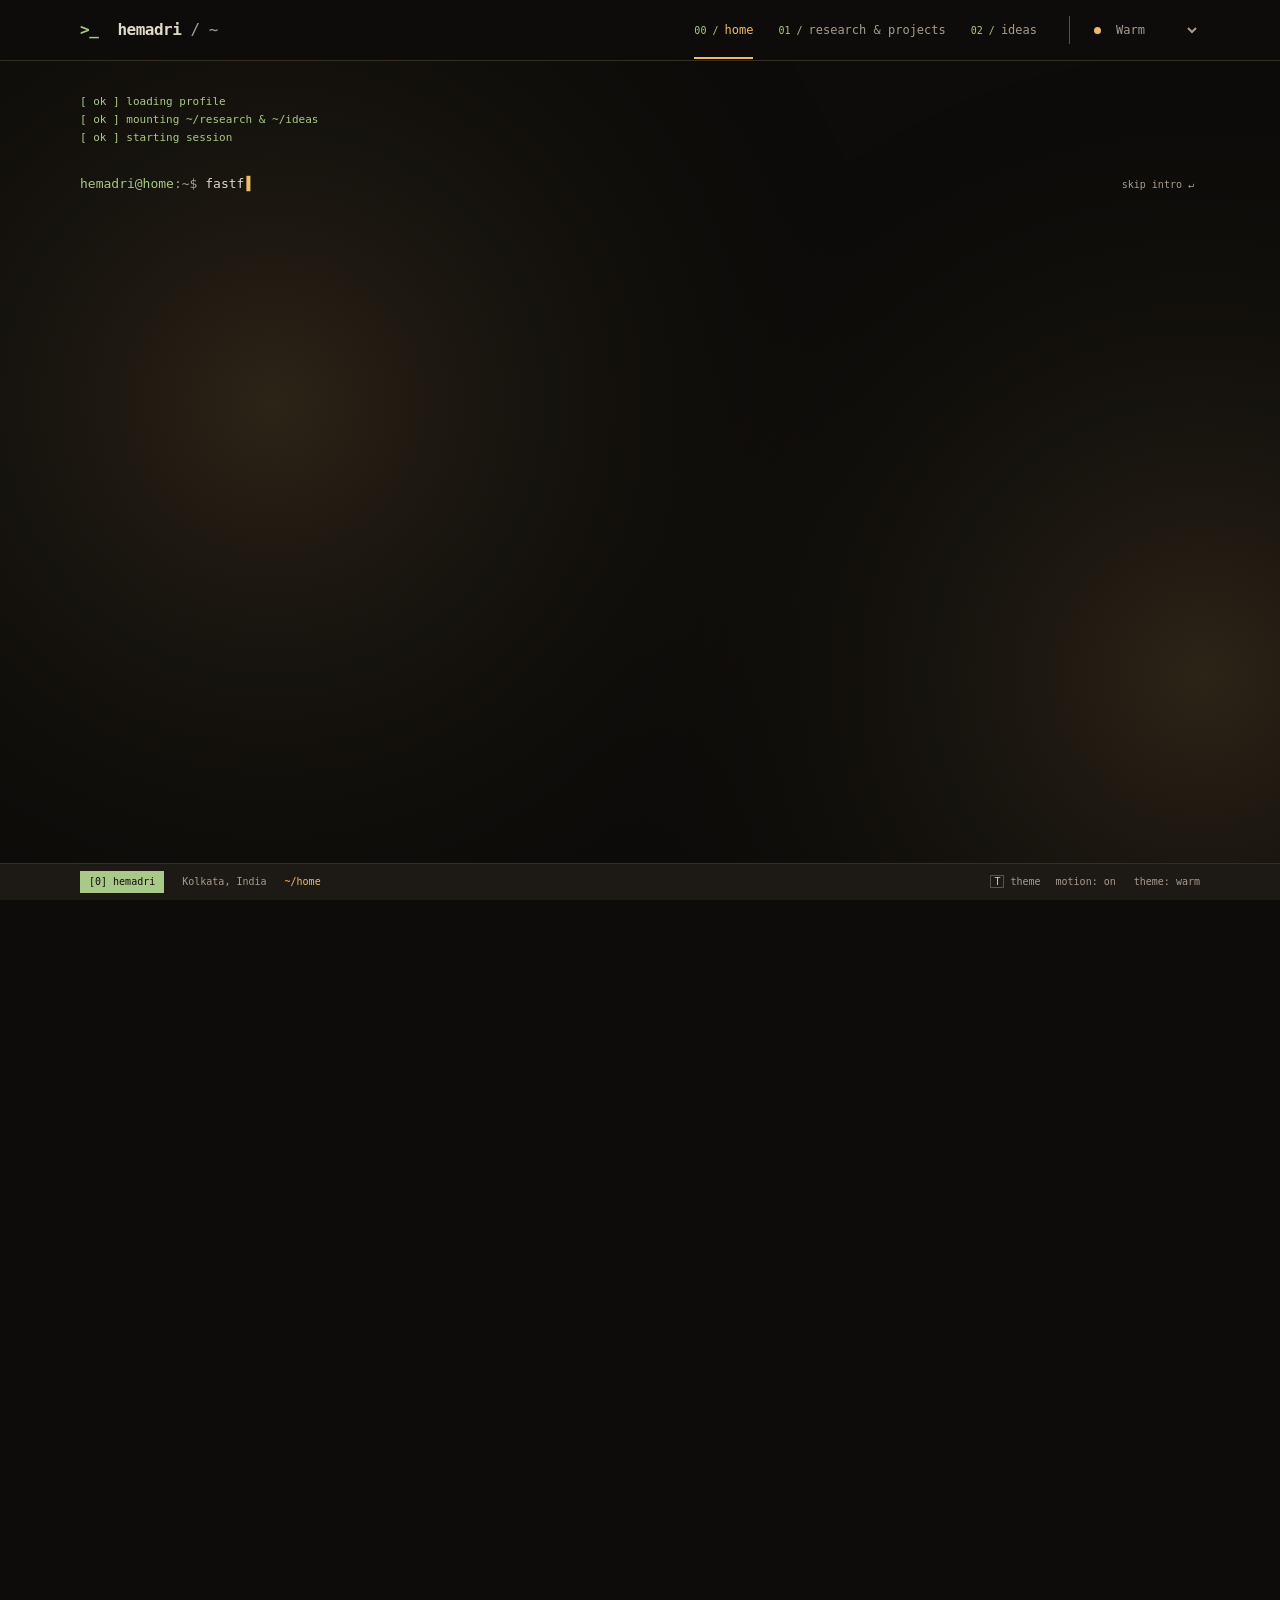
<file: docs/index.html>
<!doctype html>
<html lang="en" data-theme="warm" data-page="~/home">
<head>
  <meta charset="utf-8">
  <meta name="viewport" content="width=device-width, initial-scale=1">
  <meta name="description" content="Hemadri Shekhar Das : computer science graduate interested in computer networks, datacenter routing, and load balancing, with a background in mathematics.">
  <meta name="theme-color" content="#0d0c0a">
  <meta property="og:title" content="Hemadri Shekhar Das">
  <meta property="og:description" content="Hemadri Shekhar Das : computer science graduate interested in computer networks, datacenter routing, and load balancing, with a background in mathematics.">
  <meta property="og:type" content="website">
  <title>Home · Hemadri Shekhar Das</title>
  <link rel="icon" href="assets/favicon.svg" type="image/svg+xml">
  <link rel="stylesheet" href="themes.css">
  <link rel="stylesheet" href="styles.css">
  <script src="boot.js"></script>
  <script src="app.js" defer></script>
</head>
<body>
  <canvas id="ambient-field" aria-hidden="true"></canvas>
  <a class="skip-link" href="#main">Skip to content</a>
  <header class="site-header">
    <div class="header-inner">
      <a class="brand" href="index.html" aria-label="Hemadri, home"><span class="prompt-mark">&gt;_</span> hemadri<span class="brand-path"> / ~</span></a>
      <nav aria-label="Main navigation"><a href="index.html" aria-current="page"><span aria-hidden="true">00 / </span>home</a><a href="research.html"><span aria-hidden="true">01 / </span>research &amp; projects</a><a href="ideas.html"><span aria-hidden="true">02 / </span>ideas</a></nav>
      <label class="theme-control" hidden><span class="theme-dot" aria-hidden="true"></span><span class="sr-only">Color theme</span>
        <select id="theme"><option value="warm" selected>Warm</option><option value="nord">Nord</option><option value="tokyo">Tokyo</option><option value="rose-pine">Rosé Pine</option><option value="paper">Paper</option></select>
      </label>
    </div>
  </header>
  <main id="main">
    <section id="home" class="hero wrap" aria-labelledby="hero-title">
      <div class="boot-log" id="boot-log" aria-hidden="true"></div>
      <div class="boot-prompt"><p class="shell-line"><span>hemadri@home</span><span class="dim">:~$</span> <span id="boot-command">fastfetch</span><span class="command-cursor" aria-hidden="true">▌</span></p><button id="skip-intro" type="button">skip intro ↵</button></div>
      <div class="portrait-column">
        <p class="file-label"><span class="tiny-square" aria-hidden="true"></span> hello.png <span class="file-type">PNG</span></p>
        <img class="portrait" src="assets/portrait.png" alt="Saitama with a speech bubble saying HI" width="1269" height="1239" fetchpriority="high">
        <div class="portrait-caption"><span>same curiosity.</span><span class="swatches" aria-hidden="true"><i></i><i></i><i></i><i></i><i></i><i></i></span></div>
      </div>
      <div class="hero-copy">
        <h1 id="hero-title">Hemadri<br><span>Shekhar Das</span></h1>
        <p class="education-line">MSc Computer Science <span class="dim">/</span> Chennai Mathematical Institute <span class="dim">/</span> 2026</p>
        <!--
        <p class="hero-description">I’m Hemadri, a computer science graduate with a background in mathematics. I work on computer networks, build embedded projects, and run a home lab.</p>
        -->
        <p class="hero-description">I’m a computer science graduate with a background in mathematics, interested in computer networks and datacenter networking. My recent work explored RTT-aware routing and flowlet-based load balancing through network simulation.</p>
        <div class="hero-actions"><a class="primary-link" href="research.html">Research &amp; projects <span aria-hidden="true">↓</span></a><a class="text-link" href="https://github.com/Hemadri01">GitHub <span aria-hidden="true">↗</span></a></div>
        <div class="hero-footnote"><span class="status-dot" aria-hidden="true"></span> Tired from debugging</div>
      </div>
    </section>
    <div class="home-panes">
    <section id="about" class="section wrap" aria-labelledby="about-title">
      <div class="section-label"><span>01 / about</span><span class="section-path">$ cat about.md</span></div>
      <div class="about-grid">
        <div>
          <h2 id="about-title">Background &amp; education.</h2>
          <p>I completed an M.Sc. in Computer Science at Chennai Mathematical Institute in 2026, following a B.Sc. in Mathematics (Honours) from Asutosh College, University of Calcutta.</p>
          <p>My current interests are in computer networks, particularly datacenter networking, congestion-aware routing, load balancing, and programmable networks. I have used network simulation and experimental analysis to investigate routing approaches and their performance under different traffic conditions.</p>
          <p>Beyond networking, I'm interested in concurrent and systems programming, embedded systems, Linux, and self-hosted services. I enjoy understanding how software interacts with operating systems and hardware, and learning by building practical projects.</p>
          <dl class="education-list"><div><dt>2026</dt><dd><strong>MSc Computer Science</strong><span>Chennai Mathematical Institute</span></dd></div><div><dt>2024</dt><dd><strong>BSc Mathematics (Honours)</strong><span>Asutosh College · University of Calcutta</span></dd></div></dl>
          <a class="text-link" href="assets/Resume_CV.pdf">My CV <span aria-hidden="true">↗</span></a>
        </div>
        <aside class="tools-aside" aria-label="Tools and languages">
          <h3><span class="dim">$</span> cat toolkit.conf</h3>
          <dl class="tool-list"><div><dt>Languages</dt><dd>C++ · C · Python · Java · JavaScript · Bash </dd></div><div><dt>Simulation</dt><dd>ns-3 · Mininet</dd></div><div><dt>Analysis</dt><dd>NumPy · pandas · Matplotlib · Jupyter</dd></div><div><dt>Embedded</dt><dd>ESP32 · Arduino </dd></div><div><dt>Tooling</dt><dd>Linux · Git · CMake · Valgrind · GDB</dd></div></dl>
        <h3 class="coursework-heading">Selected coursework</h3><p class="coursework-list">Advanced Networking Fundamentals · Graduate Algorithms · Introduction to Concurrent programming · Advanced Concurrent programming · Cryptographical Standards and Cryptanalysis · Advanced Machine learning</p></aside>
      </div>
    </section>
<section class="section wrap directory" aria-labelledby="directory-title"><div class="section-label"><span>02 / directory</span><span class="section-path">$ ls ~/</span></div><h2 id="directory-title">Elsewhere on this site.</h2><div class="directory-grid"><a href="research.html"><span class="prompt-mark">01 / research/ ↗</span><h3>Research &amp; projects</h3><p>Thesis work, ongoing experiments, coursework, and hobby builds.</p></a><a href="ideas.html"><span class="prompt-mark">02 / ideas/ ↗</span><h3>Ideas &amp; notes</h3><p>Notes, experiments, and ideas on computing and other topics I find interesting.</p></a></div></section>
    <section id="contact" class="section contact wrap" aria-labelledby="contact-title">
      <div class="section-label"><span>03 / contact</span><span class="section-path">$ cat links.conf</span></div>
      <div class="contact-inner"><div><h2 id="contact-title">Contact &amp; links.</h2><p>For research discussions, collaborations, or questions about my projects.</p></div><div class="contact-links"><a href="https://github.com/Hemadri01">GitHub <span aria-hidden="true">↗</span></a></div><div class="contact-links"><a href="mailto:hemadrishekhar2001@gmail.com">Email <span aria-hidden="true">↗</span></a></div></div>
    </section>
    </div>

  </main>
  <footer class="footer wrap"><span><span class="prompt-mark">hemadri@home</span><span class="dim">:~$</span> <span aria-hidden="true">_</span></span><a href="#main">back to top ↑</a></footer>
  <div class="statusbar"><div class="statusbar-inner"><span class="session-label">[0] hemadri</span><span class="status-location">Kolkata, India</span><span class="session-path" id="session-path">~/home</span><div class="terminal-controls" hidden><button id="cycle-theme" type="button" title="Next theme (T)"><kbd>T</kbd> theme</button><button id="motion-toggle" type="button" aria-pressed="true">motion: on</button></div><span class="status-theme">theme: <span id="theme-name">warm</span></span></div></div>
<p class="sr-only" id="theme-status" role="status" aria-live="polite"></p>
</body>
</html>
</file>
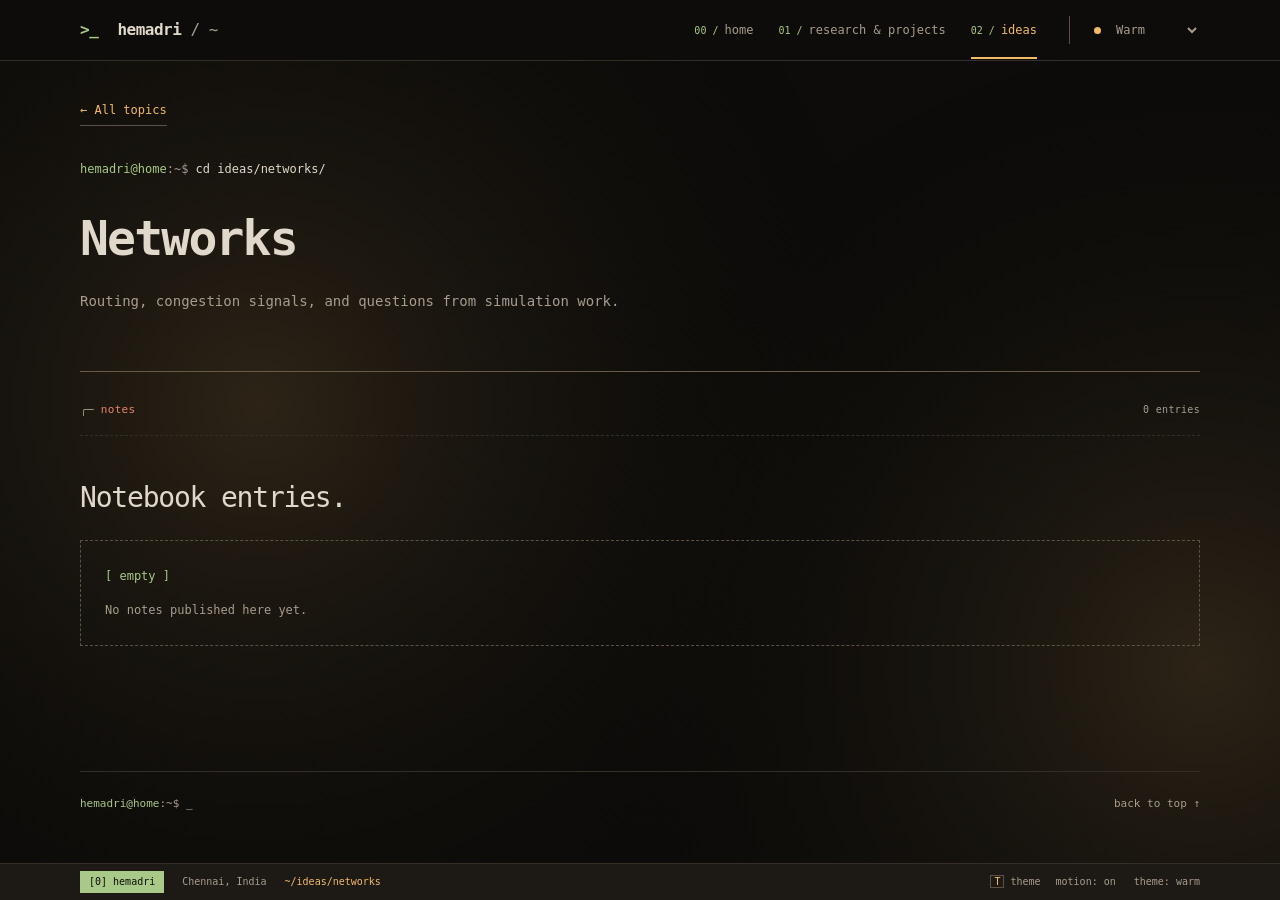
<file: docs/ideas-networks.html>
<!doctype html>
<html lang="en" data-theme="warm" data-page="~/ideas/networks">
<head>
  <meta charset="utf-8">
  <meta name="viewport" content="width=device-width, initial-scale=1">
  <meta name="description" content="Hemadri Shekhar Das : computer science graduate interested in computer networks, datacenter routing, and load balancing, with a background in mathematics.">
  <meta name="theme-color" content="#0d0c0a">
  <meta property="og:title" content="Hemadri Shekhar Das">
  <meta property="og:description" content="Hemadri Shekhar Das : computer science graduate interested in computer networks, datacenter routing, and load balancing, with a background in mathematics.">
  <meta property="og:type" content="website">
  <title>Networks · Hemadri Shekhar Das</title>
  <link rel="icon" href="assets/favicon.svg" type="image/svg+xml">
  <link rel="stylesheet" href="themes.css">
  <link rel="stylesheet" href="styles.css">
  <script src="boot.js"></script>
  <script src="app.js" defer></script>
</head>
<body>
  <canvas id="ambient-field" aria-hidden="true"></canvas>
  <a class="skip-link" href="#main">Skip to content</a>
  <header class="site-header">
    <div class="header-inner">
      <a class="brand" href="index.html" aria-label="Hemadri, home"><span class="prompt-mark">&gt;_</span> hemadri<span class="brand-path"> / ~</span></a>
      <nav aria-label="Main navigation"><a href="index.html"><span aria-hidden="true">00 / </span>home</a><a href="research.html"><span aria-hidden="true">01 / </span>research &amp; projects</a><a href="ideas.html" aria-current="page"><span aria-hidden="true">02 / </span>ideas</a></nav>
      <label class="theme-control" hidden><span class="theme-dot" aria-hidden="true"></span><span class="sr-only">Color theme</span>
        <select id="theme"><option value="warm" selected>Warm</option><option value="nord">Nord</option><option value="tokyo">Tokyo</option><option value="rose-pine">Rosé Pine</option><option value="paper">Paper</option></select>
      </label>
    </div>
  </header>
  <main id="main">
<div class="window-bar wrap" aria-hidden="true"><span class="window-lights"><i></i><i></i><i></i></span><span>hemadri@home: ~/ideas/networks</span><span>UTF-8</span></div>
<header class="page-intro wrap"><a class="text-link breadcrumb" href="ideas.html">← All topics</a><p class="shell-line"><span>hemadri@home</span><span class="dim">:~$</span> cd ideas/networks/</p><h1>Networks</h1><p>Routing, congestion signals, and questions from simulation work.</p></header><section class="section wrap" aria-labelledby="notes-title"><div class="section-label"><span>notes</span><span class="section-path">0 entries</span></div><h2 id="notes-title">Notebook entries.</h2><p class="empty-notes"><span class="dim">[ empty ]</span> No notes published here yet.</p></section>
  </main>
  <footer class="footer wrap"><span><span class="prompt-mark">hemadri@home</span><span class="dim">:~$</span> <span aria-hidden="true">_</span></span><a href="#main">back to top ↑</a></footer>
  <div class="statusbar"><div class="statusbar-inner"><span class="session-label">[0] hemadri</span><span class="status-location">Chennai, India</span><span class="session-path" id="session-path">~/ideas/networks</span><div class="terminal-controls" hidden><button id="cycle-theme" type="button" title="Next theme (T)"><kbd>T</kbd> theme</button><button id="motion-toggle" type="button" aria-pressed="true">motion: on</button></div><span class="status-theme">theme: <span id="theme-name">warm</span></span></div></div>
<p class="sr-only" id="theme-status" role="status" aria-live="polite"></p>
</body>
</html>
</file>
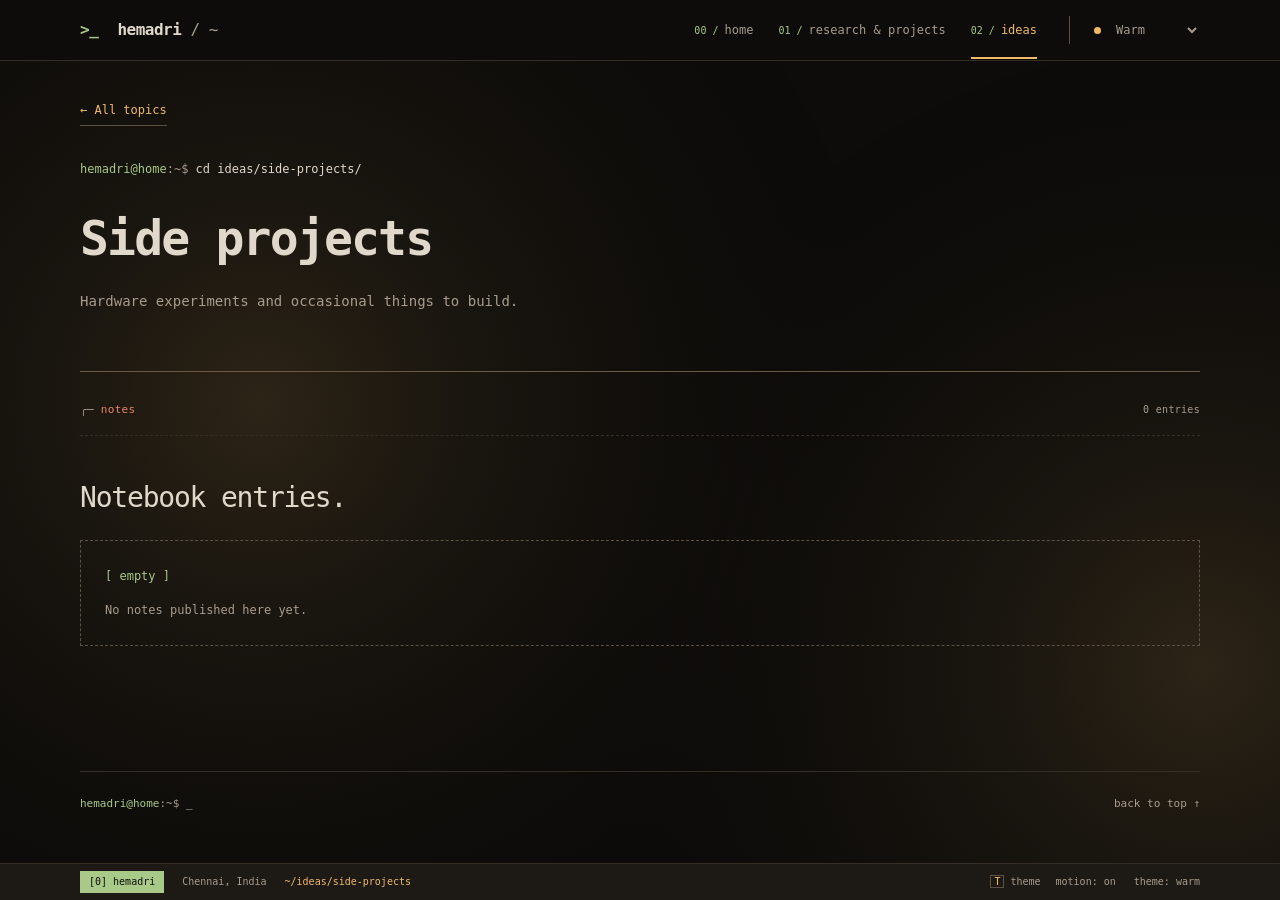
<file: docs/ideas-side-projects.html>
<!doctype html>
<html lang="en" data-theme="warm" data-page="~/ideas/side-projects">
<head>
  <meta charset="utf-8">
  <meta name="viewport" content="width=device-width, initial-scale=1">
  <meta name="description" content="Hemadri Shekhar Das : computer science graduate interested in computer networks, datacenter routing, and load balancing, with a background in mathematics.">
  <meta name="theme-color" content="#0d0c0a">
  <meta property="og:title" content="Hemadri Shekhar Das">
  <meta property="og:description" content="Hemadri Shekhar Das : computer science graduate interested in computer networks, datacenter routing, and load balancing, with a background in mathematics.">
  <meta property="og:type" content="website">
  <title>Side projects · Hemadri Shekhar Das</title>
  <link rel="icon" href="assets/favicon.svg" type="image/svg+xml">
  <link rel="stylesheet" href="themes.css">
  <link rel="stylesheet" href="styles.css">
  <script src="boot.js"></script>
  <script src="app.js" defer></script>
</head>
<body>
  <canvas id="ambient-field" aria-hidden="true"></canvas>
  <a class="skip-link" href="#main">Skip to content</a>
  <header class="site-header">
    <div class="header-inner">
      <a class="brand" href="index.html" aria-label="Hemadri, home"><span class="prompt-mark">&gt;_</span> hemadri<span class="brand-path"> / ~</span></a>
      <nav aria-label="Main navigation"><a href="index.html"><span aria-hidden="true">00 / </span>home</a><a href="research.html"><span aria-hidden="true">01 / </span>research &amp; projects</a><a href="ideas.html" aria-current="page"><span aria-hidden="true">02 / </span>ideas</a></nav>
      <label class="theme-control" hidden><span class="theme-dot" aria-hidden="true"></span><span class="sr-only">Color theme</span>
        <select id="theme"><option value="warm" selected>Warm</option><option value="nord">Nord</option><option value="tokyo">Tokyo</option><option value="rose-pine">Rosé Pine</option><option value="paper">Paper</option></select>
      </label>
    </div>
  </header>
  <main id="main">
<div class="window-bar wrap" aria-hidden="true"><span class="window-lights"><i></i><i></i><i></i></span><span>hemadri@home: ~/ideas/side-projects</span><span>UTF-8</span></div>
<header class="page-intro wrap"><a class="text-link breadcrumb" href="ideas.html">← All topics</a><p class="shell-line"><span>hemadri@home</span><span class="dim">:~$</span> cd ideas/side-projects/</p><h1>Side projects</h1><p>Hardware experiments and occasional things to build.</p></header><section class="section wrap" aria-labelledby="notes-title"><div class="section-label"><span>notes</span><span class="section-path">0 entries</span></div><h2 id="notes-title">Notebook entries.</h2><p class="empty-notes"><span class="dim">[ empty ]</span> No notes published here yet.</p></section>
  </main>
  <footer class="footer wrap"><span><span class="prompt-mark">hemadri@home</span><span class="dim">:~$</span> <span aria-hidden="true">_</span></span><a href="#main">back to top ↑</a></footer>
  <div class="statusbar"><div class="statusbar-inner"><span class="session-label">[0] hemadri</span><span class="status-location">Chennai, India</span><span class="session-path" id="session-path">~/ideas/side-projects</span><div class="terminal-controls" hidden><button id="cycle-theme" type="button" title="Next theme (T)"><kbd>T</kbd> theme</button><button id="motion-toggle" type="button" aria-pressed="true">motion: on</button></div><span class="status-theme">theme: <span id="theme-name">warm</span></span></div></div>
<p class="sr-only" id="theme-status" role="status" aria-live="polite"></p>
</body>
</html>
</file>
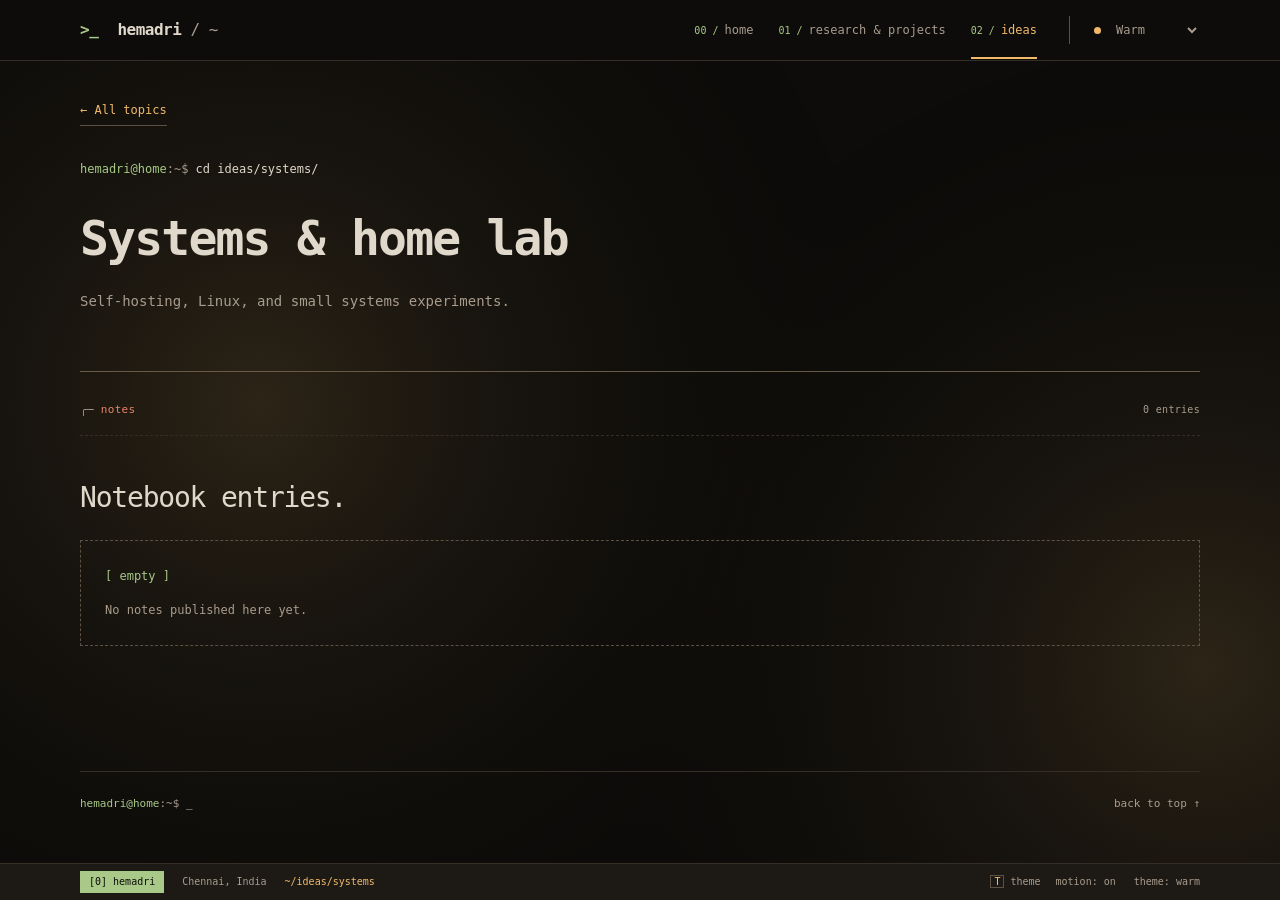
<file: docs/ideas-systems.html>
<!doctype html>
<html lang="en" data-theme="warm" data-page="~/ideas/systems">
<head>
  <meta charset="utf-8">
  <meta name="viewport" content="width=device-width, initial-scale=1">
  <meta name="description" content="Hemadri Shekhar Das : computer science graduate interested in computer networks, datacenter routing, and load balancing, with a background in mathematics.">
  <meta name="theme-color" content="#0d0c0a">
  <meta property="og:title" content="Hemadri Shekhar Das">
  <meta property="og:description" content="Hemadri Shekhar Das : computer science graduate interested in computer networks, datacenter routing, and load balancing, with a background in mathematics.">
  <meta property="og:type" content="website">
  <title>Systems &amp; home lab · Hemadri Shekhar Das</title>
  <link rel="icon" href="assets/favicon.svg" type="image/svg+xml">
  <link rel="stylesheet" href="themes.css">
  <link rel="stylesheet" href="styles.css">
  <script src="boot.js"></script>
  <script src="app.js" defer></script>
</head>
<body>
  <canvas id="ambient-field" aria-hidden="true"></canvas>
  <a class="skip-link" href="#main">Skip to content</a>
  <header class="site-header">
    <div class="header-inner">
      <a class="brand" href="index.html" aria-label="Hemadri, home"><span class="prompt-mark">&gt;_</span> hemadri<span class="brand-path"> / ~</span></a>
      <nav aria-label="Main navigation"><a href="index.html"><span aria-hidden="true">00 / </span>home</a><a href="research.html"><span aria-hidden="true">01 / </span>research &amp; projects</a><a href="ideas.html" aria-current="page"><span aria-hidden="true">02 / </span>ideas</a></nav>
      <label class="theme-control" hidden><span class="theme-dot" aria-hidden="true"></span><span class="sr-only">Color theme</span>
        <select id="theme"><option value="warm" selected>Warm</option><option value="nord">Nord</option><option value="tokyo">Tokyo</option><option value="rose-pine">Rosé Pine</option><option value="paper">Paper</option></select>
      </label>
    </div>
  </header>
  <main id="main">
<div class="window-bar wrap" aria-hidden="true"><span class="window-lights"><i></i><i></i><i></i></span><span>hemadri@home: ~/ideas/systems</span><span>UTF-8</span></div>
<header class="page-intro wrap"><a class="text-link breadcrumb" href="ideas.html">← All topics</a><p class="shell-line"><span>hemadri@home</span><span class="dim">:~$</span> cd ideas/systems/</p><h1>Systems &amp; home lab</h1><p>Self-hosting, Linux, and small systems experiments.</p></header><section class="section wrap" aria-labelledby="notes-title"><div class="section-label"><span>notes</span><span class="section-path">0 entries</span></div><h2 id="notes-title">Notebook entries.</h2><p class="empty-notes"><span class="dim">[ empty ]</span> No notes published here yet.</p></section>
  </main>
  <footer class="footer wrap"><span><span class="prompt-mark">hemadri@home</span><span class="dim">:~$</span> <span aria-hidden="true">_</span></span><a href="#main">back to top ↑</a></footer>
  <div class="statusbar"><div class="statusbar-inner"><span class="session-label">[0] hemadri</span><span class="status-location">Chennai, India</span><span class="session-path" id="session-path">~/ideas/systems</span><div class="terminal-controls" hidden><button id="cycle-theme" type="button" title="Next theme (T)"><kbd>T</kbd> theme</button><button id="motion-toggle" type="button" aria-pressed="true">motion: on</button></div><span class="status-theme">theme: <span id="theme-name">warm</span></span></div></div>
<p class="sr-only" id="theme-status" role="status" aria-live="polite"></p>
</body>
</html>
</file>
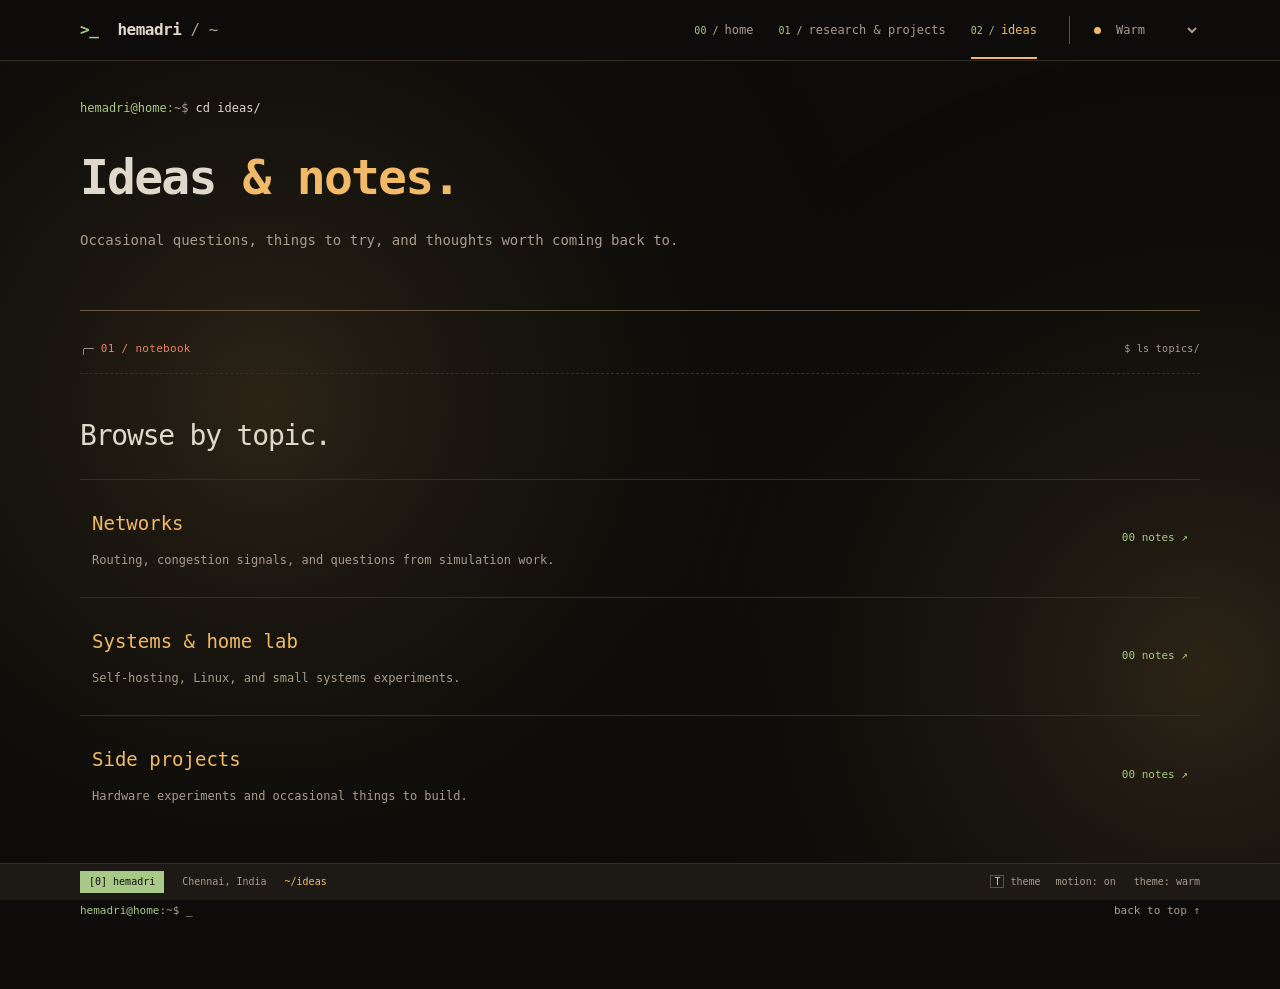
<file: docs/ideas.html>
<!doctype html>
<html lang="en" data-theme="warm" data-page="~/ideas">
<head>
  <meta charset="utf-8">
  <meta name="viewport" content="width=device-width, initial-scale=1">
  <meta name="description" content="Hemadri Shekhar Das : computer science graduate interested in computer networks, datacenter routing, and load balancing, with a background in mathematics.">
  <meta name="theme-color" content="#0d0c0a">
  <meta property="og:title" content="Hemadri Shekhar Das">
  <meta property="og:description" content="Hemadri Shekhar Das : computer science graduate interested in computer networks, datacenter routing, and load balancing, with a background in mathematics.">
  <meta property="og:type" content="website">
  <title>Ideas &amp; notes · Hemadri Shekhar Das</title>
  <link rel="icon" href="assets/favicon.svg" type="image/svg+xml">
  <link rel="stylesheet" href="themes.css">
  <link rel="stylesheet" href="styles.css">
  <script src="boot.js"></script>
  <script src="app.js" defer></script>
</head>
<body>
  <canvas id="ambient-field" aria-hidden="true"></canvas>
  <a class="skip-link" href="#main">Skip to content</a>
  <header class="site-header">
    <div class="header-inner">
      <a class="brand" href="index.html" aria-label="Hemadri, home"><span class="prompt-mark">&gt;_</span> hemadri<span class="brand-path"> / ~</span></a>
      <nav aria-label="Main navigation"><a href="index.html"><span aria-hidden="true">00 / </span>home</a><a href="research.html"><span aria-hidden="true">01 / </span>research &amp; projects</a><a href="ideas.html" aria-current="page"><span aria-hidden="true">02 / </span>ideas</a></nav>
      <label class="theme-control" hidden><span class="theme-dot" aria-hidden="true"></span><span class="sr-only">Color theme</span>
        <select id="theme"><option value="warm" selected>Warm</option><option value="nord">Nord</option><option value="tokyo">Tokyo</option><option value="rose-pine">Rosé Pine</option><option value="paper">Paper</option></select>
      </label>
    </div>
  </header>
  <main id="main">
<div class="window-bar wrap" aria-hidden="true"><span class="window-lights"><i></i><i></i><i></i></span><span>hemadri@home: ~/ideas</span><span>UTF-8</span></div>
<header class="page-intro wrap"><p class="shell-line"><span>hemadri@home</span><span class="dim">:~$</span> cd ideas/</p><h1>Ideas <span>&amp; notes.</span></h1><p>Occasional questions, things to try, and thoughts worth coming back to.</p></header><section class="section wrap" aria-labelledby="topics-title"><div class="section-label"><span>01 / notebook</span><span class="section-path">$ ls topics/</span></div><h2 id="topics-title">Browse by topic.</h2><div class="topic-list"><a class="topic-row" href="ideas-networks.html"><div><h3>Networks</h3><p>Routing, congestion signals, and questions from simulation work.</p></div><span>00 notes ↗</span></a><a class="topic-row" href="ideas-systems.html"><div><h3>Systems &amp; home lab</h3><p>Self-hosting, Linux, and small systems experiments.</p></div><span>00 notes ↗</span></a><a class="topic-row" href="ideas-side-projects.html"><div><h3>Side projects</h3><p>Hardware experiments and occasional things to build.</p></div><span>00 notes ↗</span></a></div></section>
  </main>
  <footer class="footer wrap"><span><span class="prompt-mark">hemadri@home</span><span class="dim">:~$</span> <span aria-hidden="true">_</span></span><a href="#main">back to top ↑</a></footer>
  <div class="statusbar"><div class="statusbar-inner"><span class="session-label">[0] hemadri</span><span class="status-location">Chennai, India</span><span class="session-path" id="session-path">~/ideas</span><div class="terminal-controls" hidden><button id="cycle-theme" type="button" title="Next theme (T)"><kbd>T</kbd> theme</button><button id="motion-toggle" type="button" aria-pressed="true">motion: on</button></div><span class="status-theme">theme: <span id="theme-name">warm</span></span></div></div>
<p class="sr-only" id="theme-status" role="status" aria-live="polite"></p>
</body>
</html>
</file>
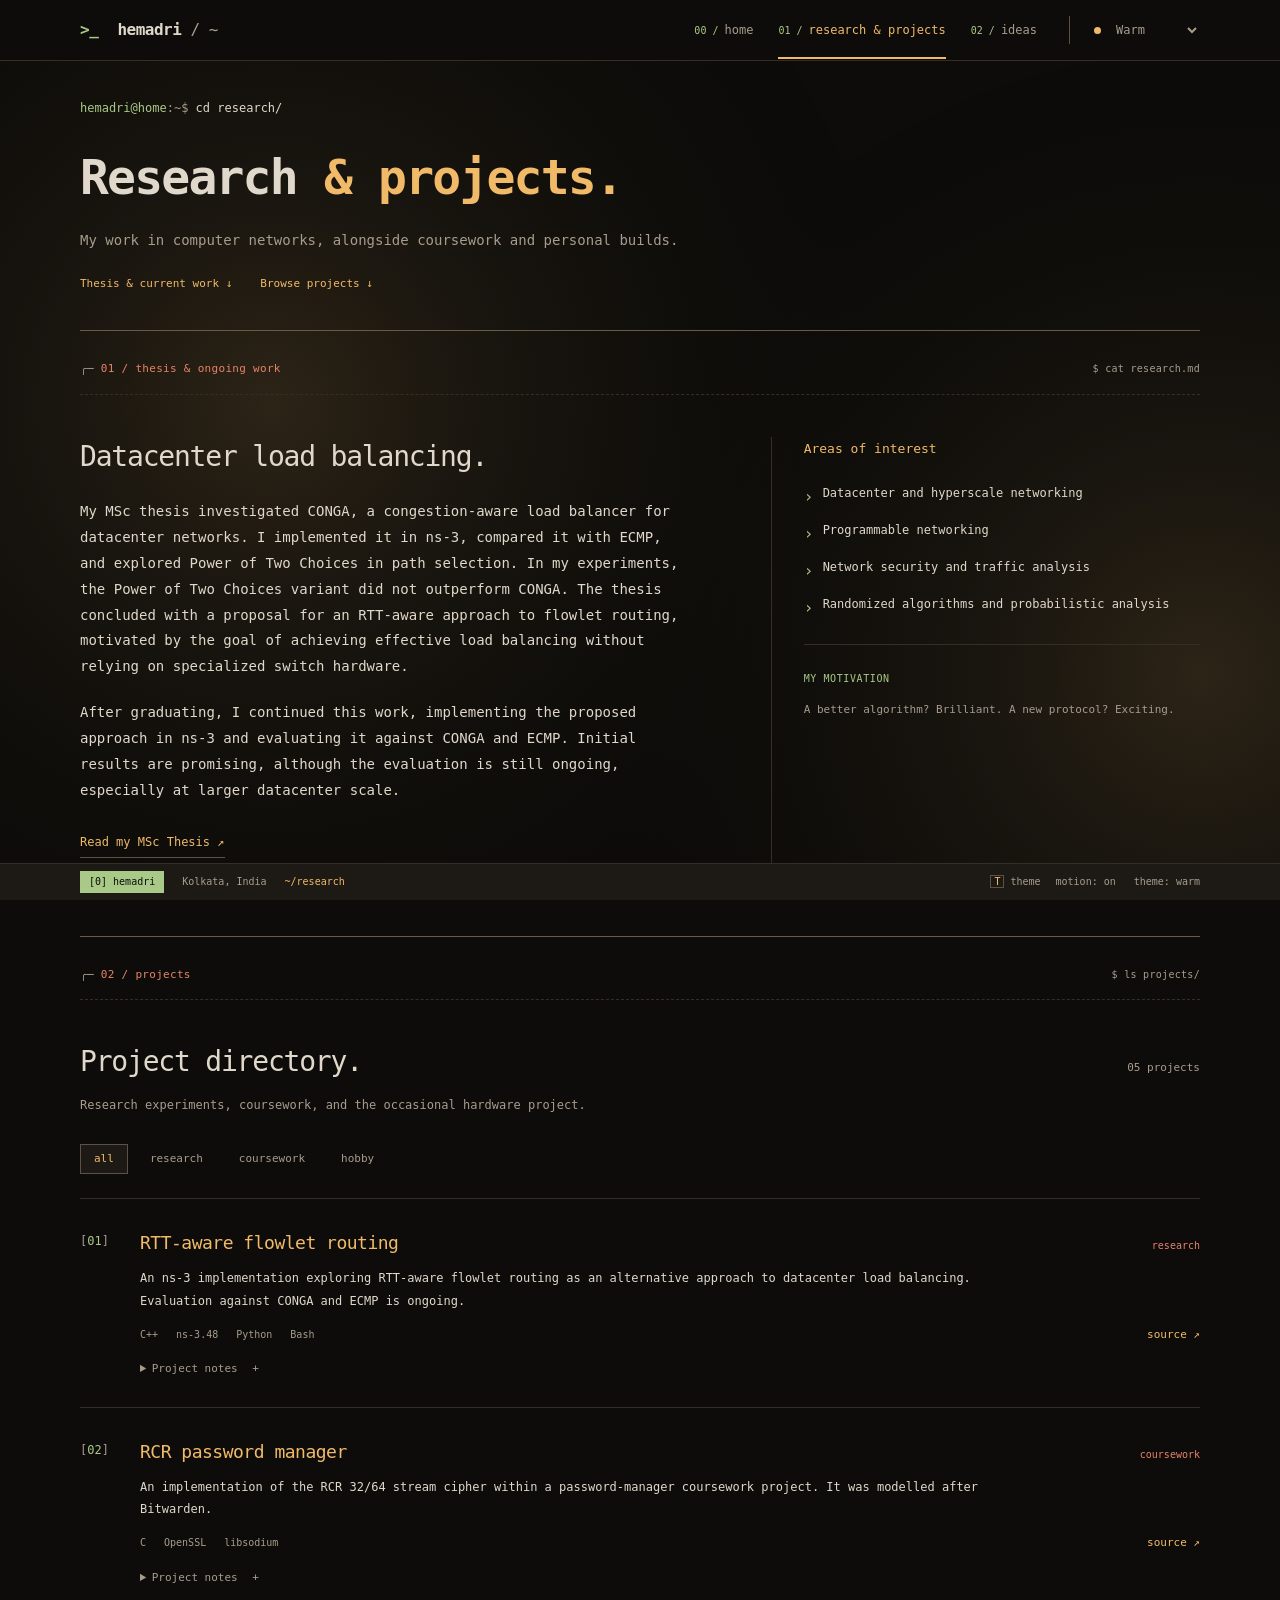
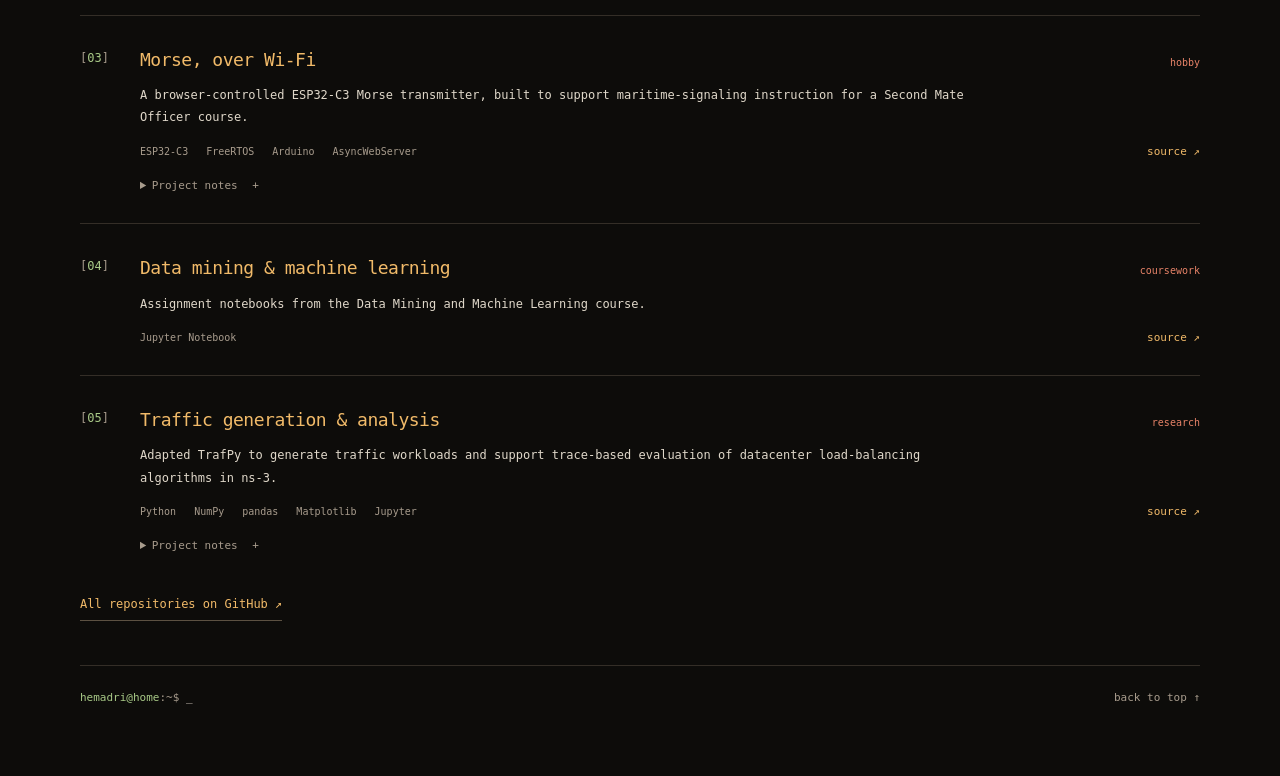
<file: docs/research.html>
<!doctype html>
<html lang="en" data-theme="warm" data-page="~/research">
<head>
  <meta charset="utf-8">
  <meta name="viewport" content="width=device-width, initial-scale=1">
  <meta name="description" content="Hemadri Shekhar Das : computer science graduate interested in computer networks, datacenter routing, and load balancing, with a background in mathematics.">
  <meta name="theme-color" content="#0d0c0a">
  <meta property="og:title" content="Hemadri Shekhar Das">
  <meta property="og:description" content="Hemadri Shekhar Das : computer science graduate interested in computer networks, datacenter routing, and load balancing, with a background in mathematics.">
  <meta property="og:type" content="website">
  <title>Research &amp; projects · Hemadri Shekhar Das</title>
  <link rel="icon" href="assets/favicon.svg" type="image/svg+xml">
  <link rel="stylesheet" href="themes.css">
  <link rel="stylesheet" href="styles.css">
  <script src="boot.js"></script>
  <script src="app.js" defer></script>
</head>
<body>
  <canvas id="ambient-field" aria-hidden="true"></canvas>
  <a class="skip-link" href="#main">Skip to content</a>
  <header class="site-header">
    <div class="header-inner">
      <a class="brand" href="index.html" aria-label="Hemadri, home"><span class="prompt-mark">&gt;_</span> hemadri<span class="brand-path"> / ~</span></a>
      <nav aria-label="Main navigation"><a href="index.html"><span aria-hidden="true">00 / </span>home</a><a href="research.html" aria-current="page"><span aria-hidden="true">01 / </span>research &amp; projects</a><a href="ideas.html"><span aria-hidden="true">02 / </span>ideas</a></nav>
      <label class="theme-control" hidden><span class="theme-dot" aria-hidden="true"></span><span class="sr-only">Color theme</span>
        <select id="theme"><option value="warm" selected>Warm</option><option value="nord">Nord</option><option value="tokyo">Tokyo</option><option value="rose-pine">Rosé Pine</option><option value="paper">Paper</option></select>
      </label>
    </div>
  </header>
  <main id="main">
<div class="window-bar wrap" aria-hidden="true"><span class="window-lights"><i></i><i></i><i></i></span><span>hemadri@home: ~/research</span><span>UTF-8</span></div>
<header class="page-intro wrap"><p class="shell-line"><span>hemadri@home</span><span class="dim">:~$</span> cd research/</p><h1>Research <span>&amp; projects.</span></h1><p>My work in computer networks, alongside coursework and personal builds.</p><div class="page-jumps"><a href="#research">Thesis &amp; current work ↓</a><a href="#projects">Browse projects ↓</a></div></header>    <section id="research" class="section wrap research-context" aria-labelledby="research-title">
      <div class="section-label"><span>01 / thesis &amp; ongoing work</span><span class="section-path">$ cat research.md</span></div>
      <div class="research-grid">
        <div>
          <h2 id="research-title">Datacenter load balancing.</h2>
          <p>My MSc thesis investigated CONGA, a congestion-aware load balancer for datacenter networks. I implemented it in ns-3, compared it with ECMP, and explored Power of Two Choices in path selection. In my experiments, the Power of Two Choices variant did not outperform CONGA. The thesis concluded with a proposal for an RTT-aware approach to flowlet routing, motivated by the goal of achieving effective load balancing without relying on specialized switch hardware.</p>
          <p>After graduating, I continued this work, implementing the proposed approach in ns-3 and evaluating it against CONGA and ECMP. Initial results are promising, although the evaluation is still ongoing, especially at larger datacenter scale.</p>
          <a class="text-link" href="assets/Thesis.pdf">Read my MSc Thesis <span aria-hidden="true">↗</span></a><br>
          <a class="text-link" href="https://github.com/Hemadri01/rtt-aware-routing">Read my implementation in detail on github <span aria-hidden="true">↗</span></a>
        </div>
        <aside class="research-aside" aria-label="Research focus and status">
          <h3>Areas of interest</h3>
          <ul class="focus-list"><li>Datacenter and hyperscale networking</li><li>Programmable networking</li><li>Network security and traffic analysis</li><li>Randomized algorithms and probabilistic analysis</li></ul>
          <div class="research-status"><span class="status-label">My motivation </span><p>A better algorithm? Brilliant. A new protocol? Exciting.</p></div>
        </aside>
      </div>
    </section>
    <section id="projects" class="section wrap" aria-labelledby="projects-title">
      <div class="section-label"><span>02 / projects</span><span class="section-path">$ ls projects/</span></div>
      <div class="section-heading">
        <div><h2 id="projects-title">Project directory.</h2><p class="section-intro">Research experiments, coursework, and the occasional hardware project.</p></div>
        <span class="project-count" id="project-count">05 projects</span>
      </div>
      <div class="filters" role="group" aria-label="Filter projects" hidden>
        <button type="button" data-filter="all" aria-pressed="true">all</button>
        <button type="button" data-filter="research" aria-pressed="false">research</button>
        <button type="button" data-filter="coursework" aria-pressed="false">coursework</button>
        <button type="button" data-filter="hobby" aria-pressed="false">hobby</button>
      </div>
      <p class="sr-only" id="filter-status" role="status" aria-live="polite"></p>
      <div class="project-list"><article class="project" data-category="research"><span class="project-number">01</span><div class="project-content"><div class="project-heading"><h3><a href="https://github.com/Hemadri01/rtt-aware-routing">RTT-aware flowlet routing</a></h3><span class="project-kind">research</span></div><p>An ns-3 implementation exploring RTT-aware flowlet routing as an alternative approach to datacenter load balancing. Evaluation against CONGA and ECMP is ongoing.</p><div class="project-bottom"><div class="project-tags"><span>C++</span><span>ns-3.48</span><span>Python</span><span>Bash</span></div><a class="source-link" href="https://github.com/Hemadri01/rtt-aware-routing" aria-label="View RTT-aware flowlet routing source">source ↗</a></div><details><summary>Project notes <span aria-hidden="true">+</span></summary><ul><li>Implements several RTT-based path-selection policies using per-uplink EWMA estimates and TCP ACK feedback.</li><li>Compares algorithms on symmetric and asymmetric leaf-spine fabrics using shared traffic traces, payload accounting, and flow completion time analysis. Current RTT results are preliminary.</li><li>The prototype relies on TCP feedback. Transport-independent measurement for traffic such as RoCEv2 remains future work.</li></ul></details></div></article>
<article class="project" data-category="coursework"><span class="project-number">02</span><div class="project-content"><div class="project-heading"><h3><a href="https://github.com/Hemadri01/RCR_Password_Manager">RCR password manager</a></h3><span class="project-kind">coursework</span></div><p>An implementation of the RCR 32/64 stream cipher within a password-manager coursework project. It was modelled after Bitwarden.</p><div class="project-bottom"><div class="project-tags"><span>C</span><span>OpenSSL</span><span>libsodium</span></div><a class="source-link" href="https://github.com/Hemadri01/RCR_Password_Manager" aria-label="View RCR password manager source">source ↗</a></div><details><summary>Project notes <span aria-hidden="true">+</span></summary><ul><li>Implements cipher state, key/IV setup, and 32-bit and 64-bit keystream generation.</li><li>Supports PBKDF2-HMAC-SHA256 and Argon2id for password-based key derivation, followed by HKDF-SHA256 for separate key material.</li><li>Processes file encryption and decryption in chunks, with HMAC-SHA256 authentication and tag comparison.</li></ul></details></div></article>
<article class="project" data-category="hobby"><span class="project-number">03</span><div class="project-content"><div class="project-heading"><h3><a href="https://github.com/Hemadri01/Morse_Web_Controller_ESP32">Morse, over Wi-Fi</a></h3><span class="project-kind">hobby</span></div><p>A browser-controlled ESP32-C3 Morse transmitter, built to support maritime-signaling instruction for a Second Mate Officer course.</p><div class="project-bottom"><div class="project-tags"><span>ESP32-C3</span><span>FreeRTOS</span><span>Arduino</span><span>AsyncWebServer</span></div><a class="source-link" href="https://github.com/Hemadri01/Morse_Web_Controller_ESP32" aria-label="View Morse, over Wi-Fi source">source ↗</a></div><details><summary>Project notes <span aria-hidden="true">+</span></summary><ul><li>FreeRTOS tasks handle Morse generation, relay control, and Wi-Fi access-point connectivity.</li><li>Browser controls provide adjustable timing, start/stop/pause/resume, and separate test and main transmission stages.</li><li>Built for teaching the Second Mate Officer course. The public repository contains a subset of the project.</li></ul></details></div></article>
<article class="project" data-category="coursework"><span class="project-number">04</span><div class="project-content"><div class="project-heading"><h3><a href="https://github.com/Hemadri01/Data_Mining_and_Machine_Learning_2025">Data mining &amp; machine learning</a></h3><span class="project-kind">coursework</span></div><p>Assignment notebooks from the Data Mining and Machine Learning course.</p><div class="project-bottom"><div class="project-tags"><span>Jupyter Notebook</span></div><a class="source-link" href="https://github.com/Hemadri01/Data_Mining_and_Machine_Learning_2025" aria-label="View Data mining &amp; machine learning source">source ↗</a></div></div></article>
<article class="project" data-category="research"><span class="project-number">05</span><div class="project-content"><div class="project-heading"><h3><a href="https://github.com/Hemadri01/trafpy">Traffic generation &amp; analysis</a></h3><span class="project-kind">research</span></div><p>Adapted TrafPy to generate traffic workloads and support trace-based evaluation of datacenter load-balancing algorithms in ns-3.</p><div class="project-bottom"><div class="project-tags"><span>Python</span><span>NumPy</span><span>pandas</span><span>Matplotlib</span><span>Jupyter</span></div><a class="source-link" href="https://github.com/Hemadri01/trafpy" aria-label="View Traffic generation &amp; analysis source">source ↗</a></div><details><summary>Project notes <span aria-hidden="true">+</span></summary><ul><li>Generated rack-aware and cross-rack workloads for early 100 Mb/s experiments, with CSV exports for ns-3.</li><li>Analysis notebooks match input and output flows and compare CONGA, ECMP, and RTT policies. Later 10 Gb/s experiments use a separate trace generator.</li><li>The original traffic generator and benchmark models are credited to TrafPy; local adaptations include plotting compatibility and removal of mandatory GPU initialization from selected paths.</li></ul></details></div></article></div>
      <p id="no-projects" hidden>No projects in this category.</p>
      <a class="all-repositories text-link" href="https://github.com/Hemadri01?tab=repositories">All repositories on GitHub <span aria-hidden="true">↗</span></a>
    </section>
  </main>
  <footer class="footer wrap"><span><span class="prompt-mark">hemadri@home</span><span class="dim">:~$</span> <span aria-hidden="true">_</span></span><a href="#main">back to top ↑</a></footer>
  <div class="statusbar"><div class="statusbar-inner"><span class="session-label">[0] hemadri</span><span class="status-location">Kolkata, India</span><span class="session-path" id="session-path">~/research</span><div class="terminal-controls" hidden><button id="cycle-theme" type="button" title="Next theme (T)"><kbd>T</kbd> theme</button><button id="motion-toggle" type="button" aria-pressed="true">motion: on</button></div><span class="status-theme">theme: <span id="theme-name">warm</span></span></div></div>
<p class="sr-only" id="theme-status" role="status" aria-live="polite"></p>
</body>
</html>
</file>
<file: docs/themes.css>
:root[data-theme="warm"]{color-scheme:dark;--background:#0d0c0a;--titlebar:#1d1a16;--border:#5c5142;--text:#e0d8ca;--muted:#a89c8d;--prompt:#a8c987;--key:#e78368;--heading:#f1ba69;--index:#a8c987;--rule:#6a5a45;--soft_rule:#342e27;--swatch-0:#a94742;--swatch-1:#dc7652;--swatch-2:#e0a657;--swatch-3:#adbb80;--swatch-4:#719c88;--swatch-5:#e0d0b8;}
:root[data-theme="nord"]{color-scheme:dark;--background:#202630;--titlebar:#2e3440;--border:#4c566a;--text:#eceff4;--muted:#aab6c9;--prompt:#a3be8c;--key:#88c0d0;--heading:#81a1c1;--index:#a3be8c;--rule:#616e88;--soft_rule:#3b4252;--swatch-0:#bf616a;--swatch-1:#d08770;--swatch-2:#ebcb8b;--swatch-3:#a3be8c;--swatch-4:#88c0d0;--swatch-5:#b48ead;}
:root[data-theme="tokyo"]{color-scheme:dark;--background:#1a1b26;--titlebar:#24283b;--border:#414868;--text:#c0caf5;--muted:#a9b1d6;--prompt:#9ece6a;--key:#7dcfff;--heading:#bb9af7;--index:#9ece6a;--rule:#565f89;--soft_rule:#343b58;--swatch-0:#f7768e;--swatch-1:#ff9e64;--swatch-2:#e0af68;--swatch-3:#9ece6a;--swatch-4:#7aa2f7;--swatch-5:#bb9af7;}
:root[data-theme="rose-pine"]{color-scheme:dark;--background:#191724;--titlebar:#26233a;--border:#524f67;--text:#e0def4;--muted:#a49eb8;--prompt:#9ccfd8;--key:#ebbcba;--heading:#c4a7e7;--index:#f6c177;--rule:#6e6a86;--soft_rule:#393552;--swatch-0:#eb6f92;--swatch-1:#f6c177;--swatch-2:#ebbcba;--swatch-3:#9ccfd8;--swatch-4:#31748f;--swatch-5:#c4a7e7;}
:root[data-theme="paper"]{color-scheme:light;--background:#f5f0e6;--titlebar:#e8e0d2;--border:#b2a590;--text:#302d29;--muted:#696055;--prompt:#35624b;--key:#994c35;--heading:#79551e;--index:#35624b;--rule:#b2a590;--soft_rule:#d8cebf;--swatch-0:#a84639;--swatch-1:#ac652e;--swatch-2:#967421;--swatch-3:#547353;--swatch-4:#477a86;--swatch-5:#846486;}
</file>
<file: docs/styles.css>
* { box-sizing: border-box; }
html { scroll-behavior: smooth; scroll-padding-top: 100px; }
body { margin: 0; background: var(--background); color: var(--text); font: 14px/1.85 "DejaVu Sans Mono", "SFMono-Regular", Consolas, monospace; -webkit-font-smoothing: antialiased; }
::selection { background: var(--heading); color: var(--background); }
a { color: inherit; text-decoration: none; text-underline-offset: 5px; }
button, select { font: inherit; }
button, a, select, summary { -webkit-tap-highlight-color: transparent; }
a:focus-visible, button:focus-visible, select:focus-visible, summary:focus-visible { outline: 2px solid var(--heading); outline-offset: 5px; }
a:hover { color: var(--heading); }
[hidden] { display: none !important; }
.wrap, .header-inner, .statusbar-inner { width: min(1120px, calc(100% - 96px)); margin-inline: auto; }
.dim { color: var(--muted); }
.sr-only { position: absolute; width: 1px; height: 1px; padding: 0; overflow: hidden; clip: rect(0,0,0,0); white-space: nowrap; border: 0; }
.skip-link { position: fixed; top: -90px; left: 20px; z-index: 50; padding: 10px 16px; background: var(--heading); color: var(--background); }
.skip-link:focus { top: 15px; }
.site-header { position: sticky; top: 0; z-index: 10; background: var(--background); border-bottom: 1px solid var(--soft_rule); }
.header-inner { min-height: 78px; display: flex; align-items: center; gap: 32px; }
.brand { white-space: nowrap; font-weight: 700; font-size: 16px; letter-spacing: -.5px; }
.prompt-mark { color: var(--prompt); }
.brand .prompt-mark { margin-right: 10px; }
.brand-path { color: var(--muted); font-weight: 400; }
nav { display: flex; gap: 25px; margin-left: auto; font-size: 12px; }
nav a { color: var(--muted); position: relative; }
nav a[aria-current="location"] { color: var(--heading); }
nav a[aria-current="location"]::after { content: ""; position: absolute; bottom: -27px; left: 0; right: 0; height: 2px; background: var(--heading); }
.theme-control { display: flex; gap: 9px; align-items: center; border-left: 1px solid var(--border); padding-left: 24px; }
.theme-dot { width: 7px; height: 7px; background: var(--heading); border-radius: 50%; }
select { background: var(--background); border: 0; color: var(--muted); font-size: 12px; padding: 6px 2px; cursor: pointer; max-width: 110px; }
.hero { display: grid; grid-template-columns: .78fr 1.22fr; align-items: center; gap: 72px; padding-top: 84px; padding-bottom: 84px; min-height: 660px; }
.portrait-column { align-self: center; }
.file-label { display: flex; align-items: center; gap: 9px; margin: 0 0 15px; font-size: 11px; color: var(--muted); }
.tiny-square { width: 6px; height: 6px; border: 1px solid var(--heading); }
.file-type { margin-left: auto; letter-spacing: 1px; opacity: .8; }
.portrait { width: 100%; height: auto; display: block; }
.portrait-caption { display: flex; justify-content: space-between; align-items: center; gap: 10px; margin-top: 18px; font-size: 11px; color: var(--muted); }
.swatches { display: flex; gap: 4px; }
.swatches i { width: 12px; height: 10px; background: var(--swatch-0); }
.swatches i:nth-child(2) { background: var(--swatch-1); }.swatches i:nth-child(3) { background: var(--swatch-2); }.swatches i:nth-child(4) { background: var(--swatch-3); }.swatches i:nth-child(5) { background: var(--swatch-4); }.swatches i:nth-child(6) { background: var(--swatch-5); }
.shell-line { margin: 0 0 22px; font-size: 12px; }.shell-line > span:first-child { color: var(--prompt); }
h1 { margin: 0 0 21px; font-size: clamp(34px, 4.1vw, 55px); line-height: 1.18; font-weight: 600; letter-spacing: -2.7px; }
h1 > span { color: var(--heading); }
.cursor { color: var(--muted); font-weight: 400; }
.education-line { margin: 0 0 22px; font-size: 12px; color: var(--key); }
.education-line .dim { margin-inline: 4px; }
.hero-description { max-width: 510px; margin: 0; line-height: 1.95; }
.hero-actions { display: flex; align-items: center; gap: 27px; flex-wrap: wrap; margin: 30px 0 25px; font-size: 12px; }
.primary-link { padding: 10px 16px; background: var(--heading); color: var(--background); border: 1px solid var(--heading); }
.primary-link:hover { color: var(--background); filter: brightness(1.12); }
.primary-link span { margin-left: 14px; }
.text-link { color: var(--heading); border-bottom: 1px solid var(--border); padding-bottom: 4px; }
.text-link:hover { border-color: var(--heading); }
.hero-footnote { color: var(--muted); font-size: 11px; display: flex; align-items: center; gap: 9px; }
.status-dot { width: 5px; height: 5px; border-radius: 50%; background: var(--prompt); flex-shrink: 0; }
.section { padding-top: 28px; padding-bottom: 76px; border-top: 1px solid var(--rule); }
.section-label { display: flex; justify-content: space-between; align-items: center; margin-bottom: 42px; font-size: 11px; color: var(--key); letter-spacing: .3px; }
.section-path { color: var(--muted); }
h2 { margin: 0 0 23px; font-size: 28px; letter-spacing: -1.2px; line-height: 1.4; font-weight: 500; color: var(--text); }
h3 { font-weight: 500; }
p { margin: 0 0 20px; }
.research-grid { display: grid; grid-template-columns: 1.28fr .9fr; gap: 80px; }
.research-grid > div > p { max-width: 620px; }
.research-grid > div > .text-link { display: inline-block; margin-top: 7px; font-size: 12px; }
.research-aside { border-left: 1px solid var(--soft_rule); padding-left: 32px; }
.research-aside h3, .tools-aside h3 { margin: 0 0 21px; color: var(--heading); font-size: 13px; }
.focus-list { list-style: none; padding: 0; margin: 0; font-size: 12px; }
.focus-list li { position: relative; padding-left: 19px; margin-bottom: 15px; }
.focus-list li::before { content: "›"; position: absolute; left: 0; color: var(--prompt); font-size: 16px; }
.research-status { margin-top: 28px; border-top: 1px solid var(--soft_rule); padding-top: 20px; }
.status-label { font-size: 10px; letter-spacing: .6px; color: var(--prompt); text-transform: uppercase; }
.research-status p { margin: 10px 0 0; color: var(--muted); font-size: 11px; line-height: 1.9; }
.section-heading { display: flex; align-items: baseline; justify-content: space-between; gap: 24px; }
.section-heading h2 { margin-bottom: 12px; }
.section-intro { color: var(--muted); font-size: 12px; }
.project-count { white-space: nowrap; font-size: 11px; color: var(--muted); }
.filters { display: flex; gap: 8px; flex-wrap: wrap; margin: 8px 0 24px; }
.filters button { background: transparent; border: 1px solid transparent; color: var(--muted); font-size: 11px; cursor: pointer; padding: 4px 13px; }
.filters button:hover { color: var(--heading); }
.filters button[aria-pressed="true"] { border-color: var(--border); color: var(--heading); background: var(--titlebar); }
.project { display: grid; grid-template-columns: 42px 1fr; gap: 12px; border-top: 1px solid var(--soft_rule); padding: 27px 0; }
.project-number { color: var(--prompt); font-size: 12px; padding-top: 4px; }
.project-heading { display: flex; justify-content: space-between; gap: 16px; align-items: baseline; margin-bottom: 8px; }
.project-heading h3 { margin: 0; color: var(--heading); font-size: 18px; letter-spacing: -.5px; }
.project-heading a:hover { text-decoration: underline; }
.project-kind { color: var(--key); font-size: 10px; }
.project-content > p { font-size: 12px; max-width: 850px; margin-bottom: 13px; }
.project-bottom { display: flex; align-items: baseline; gap: 20px; justify-content: space-between; }
.project-tags { display: flex; flex-wrap: wrap; gap: 5px 18px; color: var(--muted); font-size: 10px; }
.source-link { font-size: 11px; color: var(--heading); white-space: nowrap; }
details { margin-top: 14px; }
summary { cursor: pointer; color: var(--muted); font-size: 11px; width: fit-content; }
summary:hover { color: var(--heading); }
summary span { margin-left: 8px; }
details[open] summary { color: var(--heading); }
details ul { margin: 14px 0 0; padding-left: 18px; max-width: 850px; font-size: 12px; color: var(--muted); }
details li { margin-bottom: 9px; }
.all-repositories { display: inline-block; font-size: 12px; margin-top: 10px; }
.about-grid { display: grid; grid-template-columns: 1.15fr 1fr; gap: 80px; }
.about-grid h2 { font-size: 25px; }
.about-grid > div > p { font-size: 13px; }
.education-list { margin: 30px 0 0; font-size: 12px; }
.education-list > div { display: grid; grid-template-columns: 45px 1fr; gap: 15px; margin-bottom: 18px; }
.education-list dt { color: var(--prompt); font-size: 11px; }
dd { margin: 0; }
.education-list strong { font-weight: 400; display: block; }
.education-list dd span { display: block; color: var(--muted); font-size: 11px; }
.tools-aside { border-left: 1px solid var(--soft_rule); padding-left: 32px; }
.tool-list { margin: 0; }
.tool-list > div { border-bottom: 1px solid var(--soft_rule); padding: 13px 0; }
.tool-list > div:first-child { padding-top: 0; }
.tool-list dt { color: var(--key); font-size: 11px; margin-bottom: 4px; }
.tool-list dd { font-size: 12px; }
.contact { padding-bottom: 55px; }
.contact .section-label { margin-bottom: 28px; }
.contact-inner { display: flex; align-items: center; justify-content: space-between; gap: 35px; }
.contact-inner h2 { margin-bottom: 8px; }
.contact-inner p { color: var(--muted); font-size: 12px; margin: 0; }
.contact-links { display: flex; flex-wrap: wrap; gap: 18px; }
.contact-links a { color: var(--heading); font-size: 13px; padding: 7px 0; border-bottom: 1px solid var(--border); }
.contact-links a span { margin-left: 15px; }
.footer { display: flex; justify-content: space-between; gap: 24px; border-top: 1px solid var(--soft_rule); padding-block: 22px 32px; font-size: 11px; }
.footer > a { color: var(--muted); }
.statusbar { background: var(--titlebar); border-top: 1px solid var(--soft_rule); font-size: 10px; color: var(--muted); }
.statusbar-inner { display: flex; gap: 25px; align-items: center; min-height: 31px; }
.session-label { color: var(--prompt); }
.status-theme { margin-left: auto; }
@media(min-width:1450px) { .hero { padding-block: 110px; } }
@media(max-width:950px) {
  .wrap, .header-inner, .statusbar-inner { width: calc(100% - 48px); }
  .header-inner { gap: 20px; } nav { gap: 16px; }.brand-path { display:none; }
  .theme-control { padding-left: 15px; }
  .hero { gap: 36px; min-height: auto; padding-block: 65px; grid-template-columns: .75fr 1.25fr; }
  h1 { letter-spacing: -1.6px; }.hero-description { font-size: 13px; }
  .research-grid,.about-grid { gap: 35px; }.research-aside,.tools-aside { padding-left: 24px; }
  h2 { font-size: 25px; }.education-line { font-size: 11px; }
}
@media(max-width:680px) {
  .wrap, .header-inner, .statusbar-inner { width: calc(100% - 36px); }
  .header-inner { flex-wrap: wrap; gap: 0; padding-block: 13px 10px; min-height: auto; }
  .brand { font-size: 14px; }.theme-control { margin-left: auto; border:0; }
  nav { order: 3; flex-basis: 100%; justify-content: space-between; margin: 12px 0 0; gap: 12px; font-size:11px; }
  nav a[aria-current="location"]::after { bottom:-10px; }
  .hero { grid-template-columns: 1fr; gap: 40px; padding-block: 45px; }
  .hero-copy { grid-row:1; } h1 { font-size: clamp(37px, 10vw, 54px); }
  .hero-description { max-width: 100%; font-size: 14px; }
  .portrait-column { width: min(310px,85%); margin-inline:auto; }
  .hero-actions { gap:22px; }.education-line { font-size: 11px; }.hero-footnote { font-size:10px; }
  .section { padding-top:22px; padding-bottom:45px; }.section-label { margin-bottom:28px; }
  .research-grid,.about-grid { grid-template-columns:1fr; gap:32px; }
  .research-aside,.tools-aside { border-left:0; border-top:1px solid var(--soft_rule); padding:24px 0 0; }
  .research-grid p { font-size:13px; } h2,.about-grid h2 { font-size:23px; }
  .section-heading { gap:12px; }.project-count { font-size:10px; }
  .project { grid-template-columns:25px 1fr; gap:8px; }
  .project-heading { display:block; }.project-heading h3 { font-size:16px; }
  .project-kind { display:inline-block; margin-top:3px; }.project-bottom { align-items:flex-start; gap:12px; }
  .project-tags { gap:4px 12px; }.project-content > p { font-size:12px; }
  .contact-inner { align-items:flex-start; flex-direction:column; gap:20px; }
  .statusbar-inner { gap:12px; }.status-location { display:none; }
}
@media(prefers-reduced-motion:reduce) { html { scroll-behavior:auto; } }
@media print { .site-header,.filters,.statusbar,.hero-actions,.footer { display:none!important; } body { background:white; color:black; } .wrap { width:100%; } .hero { padding-block:25px; min-height:0; } .section { padding-block:20px; } a { color:inherit; } }

/* A quiet terminal frame; the document remains the primary interface. */
body { transition: background-color .25s, color .25s; padding-bottom: 36px; }
.window-bar { margin-top: 32px; display: flex; align-items: center; justify-content: space-between; gap: 18px; border: 1px solid var(--border); background: var(--titlebar); padding: 9px 18px; color: var(--muted); font-size: 10px; }
.window-lights { display: flex; gap: 6px; }
.window-lights i { width: 7px; height: 7px; border-radius: 50%; background: var(--key); }
.window-lights i:nth-child(2) { background: var(--heading); }
.window-lights i:nth-child(3) { background: var(--prompt); }
.hero { position: relative; isolation: isolate; border: 1px solid var(--border); border-top: 0; padding: 58px 38px; margin-bottom: 60px; min-height: 590px; gap: 48px; overflow: hidden; }
.hero-copy, .portrait-column { position: relative; z-index: 1; min-width: 0; }
.ascii-field { position: absolute; top: 0; right: -12px; bottom: 0; margin: 0; width: 240px; overflow: hidden; pointer-events: none; user-select: none; color: var(--heading); opacity: .085; font: 11px/17px monospace; white-space: pre; mask-image: linear-gradient(to right, transparent, #000); }
.typed-command { display: inline-block; vertical-align: bottom; white-space: nowrap; overflow: hidden; }
html[data-motion="on"] .cursor { animation: cursor-blink 1.1s step-end infinite; }
.section-label > span:first-child::before { content: '╭─ '; color: var(--muted); }
.section-label { border-bottom: 1px dashed var(--soft_rule); padding-bottom: 14px; }
.section-path { font-size: 10px; }
.project { transition: background-color .2s, border-color .2s; }
.project:hover { border-top-color: var(--heading); background: var(--titlebar); }
.project-number::before { content: '['; color: var(--muted); }
.project-number::after { content: ']'; color: var(--muted); }
.project { grid-template-columns: 48px 1fr; }
.statusbar { position: fixed; bottom: 0; left: 0; right: 0; z-index: 15; }
.statusbar-inner { gap: 18px; min-height: 36px; }
.session-label { background: var(--prompt); color: var(--background); padding: 2px 9px; }
.session-path { color: var(--heading); }
.terminal-controls { display: flex; gap: 15px; margin-left: auto; }
.terminal-controls button { cursor: pointer; border: 0; padding: 4px 0; color: var(--muted); background: transparent; font-size: 10px; }
.terminal-controls button:hover { color: var(--heading); }
kbd { font: inherit; color: var(--heading); border: 1px solid var(--border); padding: 0 3px; }
.status-theme { margin-left: 0; }
@keyframes cursor-blink { 50% { opacity: 0; } }
@keyframes arrive { from { opacity: .3; transform: translateY(9px); } to { opacity: 1; transform: none; } }
@media (max-width: 950px) { .hero { padding: 38px 24px; gap: 28px; min-height: auto; } .status-location { display: none; } }
@media (max-width: 680px) {
  .window-bar { margin-top: 20px; padding-inline: 12px; font-size: 9px; gap: 8px; }
  .window-bar > span:last-child { display: none; }
  .hero { padding: 30px 18px; margin-bottom: 36px; gap: 30px; }
  .hero h1 { font-size: clamp(30px, 8.6vw, 47px); letter-spacing: -1.8px; }
  .section-label { gap: 10px; font-size: 10px; letter-spacing: 0; }
  .section-path { font-size: 9px; }
  .statusbar-inner { width: calc(100% - 20px); gap: 10px; }
  .terminal-controls { gap: 10px; }
  .session-path, .status-theme { display: none; }
  .project { grid-template-columns: 32px 1fr; }
}
@media (prefers-reduced-motion: reduce) {
  *, *::before, *::after { animation: none !important; transition: none !important; }
}
html[data-motion="off"] { scroll-behavior: auto; }
html[data-motion="off"] *, html[data-motion="off"] *::before, html[data-motion="off"] *::after { animation: none !important; transition: none !important; }
@media print { .window-bar, .ascii-field { display: none; } .hero { border: 0; } body { padding-bottom: 0; } }

/* Independent pages share the same terminal session chrome. */
nav a[aria-current="page"] { color: var(--heading); }
nav a[aria-current="page"]::after { content: ""; position: absolute; bottom: -27px; left: 0; right: 0; height: 2px; background: var(--heading); }
nav a > span { color: var(--prompt); font-size: 10px; }
.page-intro { padding-block: 60px 48px; max-width: 1120px; }
.page-intro h1 { font-size: clamp(30px, 4vw, 48px); letter-spacing: -1.8px; line-height: 1.25; }
.page-intro > p:last-of-type { max-width: 680px; color: var(--muted); }
.page-intro .shell-line { margin-bottom: 28px; }
.page-jumps { display: flex; flex-wrap: wrap; gap: 12px 28px; font-size: 11px; color: var(--heading); }
.directory-grid { display: grid; grid-template-columns: 1fr 1fr; border-top: 1px solid var(--border); }
.directory-grid > a { display: block; padding: 24px 24px 16px 0; }
.directory-grid > a + a { padding-left: 28px; border-left: 1px solid var(--border); }
.directory-grid > a:hover, .topic-row:hover { background: var(--titlebar); }
.directory-grid span { font-size: 11px; }
.directory-grid h3 { font-size: 18px; color: var(--heading); margin: 12px 0; }
.directory-grid p { font-size: 12px; color: var(--muted); max-width: 400px; }
.coursework-heading { margin-top: 28px !important; }
.coursework-list { font-size: 12px; color: var(--muted); }
.topic-row { display: flex; justify-content: space-between; align-items: center; gap: 25px; padding: 26px 12px; border-top: 1px solid var(--soft_rule); }
.topic-row h3 { margin: 0 0 8px; color: var(--heading); font-size: 19px; }
.topic-row p { margin: 0; font-size: 12px; color: var(--muted); }
.topic-row > span { font-size: 11px; color: var(--prompt); white-space: nowrap; }
.breadcrumb { display: inline-block; margin-bottom: 32px; font-size: 12px; }
.empty-notes { border: 1px dashed var(--border); padding: 24px; color: var(--muted); font-size: 12px; }
.empty-notes > span { display: block; color: var(--prompt); margin-bottom: 12px; }
.note-page { max-width: 800px; padding-block: 50px 80px; }
.note-page h1 { font-size: clamp(28px, 4vw, 44px); line-height: 1.3; letter-spacing: -1.5px; }
.note-page p { line-height: 2; }
main { min-height: calc(100vh - 190px); }
@media (max-width:950px) { nav { gap: 14px; font-size: 11px; } nav a > span { display: none; } }
@media (max-width:680px) {
  nav a[aria-current="page"]::after { bottom: -10px; }
  .directory-grid { grid-template-columns: 1fr; }
  .directory-grid > a + a { padding-left: 0; border-left: 0; border-top: 1px solid var(--border); }
  .page-intro { padding-block: 36px; }
  .topic-row { align-items: flex-start; gap: 15px; padding-inline: 0; }
  .topic-row h3 { font-size: 17px; }
}

/* Compact terminal panes, following the simpler third mockup. */
.window-bar { display: none; }
.header-inner { min-height: 60px; }
nav a[aria-current="page"]::after { bottom: -18px; }
.hero { border: 0; padding: 32px 0 36px; margin-bottom: 0; min-height: 0; grid-template-columns: minmax(220px,.75fr) minmax(0,1.25fr); gap: 24px 40px; overflow: visible; }
.boot-prompt { grid-column: 1 / -1; display: flex; align-items: baseline; justify-content: space-between; gap: 12px; }
.boot-prompt .shell-line { margin: 0; font-size: 13px; }
.command-cursor { color: var(--heading); margin-left: 2px; }
#skip-intro { display: none; font: inherit; font-size: 10px; color: var(--muted); background: transparent; border: 0; cursor: pointer; }
html[data-boot] #skip-intro { display: inline; }
html:not([data-boot]) .command-cursor { display: none; }
html[data-boot="waiting"] #boot-command { visibility: hidden; }
html[data-boot]:not([data-boot="output"]) .portrait-column, html[data-boot]:not([data-boot="output"]) .hero-copy,
html[data-boot] .home-panes, html[data-boot] .footer { visibility: hidden; }
/* Reserve dimensions during typing, so the layout stays still when it appears. */
.portrait-column { border: 1px solid var(--border); padding: 12px; max-width: 350px; position: relative; }
.file-label { position: absolute; top: -10px; left: 10px; background: var(--background); padding: 0 6px; margin: 0; line-height: 18px; }
.file-type, .tiny-square, .portrait-caption > span:first-child { display: none; }
.portrait-caption { justify-content: flex-start; margin-top: 12px; }
.hero h1 { font-size: clamp(28px, 3.5vw, 42px); letter-spacing: -1.5px; margin-bottom: 12px; }
.education-line { margin-bottom: 14px; }
.hero-description { font-size: 13px; line-height: 1.8; }
.hero-actions { margin: 20px 0 16px; gap: 20px; }
.primary-link { background: transparent; color: var(--heading); border: 0; padding: 0; }
.primary-link:hover { color: var(--heading); }
.primary-link::before { content: '[ '; }.primary-link::after { content: ' ]'; }
.home-panes { display: grid; grid-template-columns: 1fr 1fr; gap: 26px; width: min(1120px, calc(100% - 96px)); margin: 12px auto 36px; }
.home-panes > .section { width: 100%; border: 1px solid var(--border); padding: 22px; margin: 0; min-width: 0; }
.home-panes #about { grid-column: 1 / -1; }
.home-panes .section-label { border: 0; margin: -33px 0 20px; padding: 0; }
.home-panes .section-label > span:first-child { background: var(--background); padding: 0 6px; }
.home-panes .section-label > span:first-child::before { content: ''; }
.home-panes .section-path { display: none; }
.home-panes h2 { font-size: 20px; letter-spacing: -.6px; margin-bottom: 16px; }
.home-panes .about-grid { gap: 32px; }
.home-panes .directory-grid { grid-template-columns: 1fr; border: 0; }
.home-panes .directory-grid > a { padding: 10px 0; }
.home-panes .directory-grid > a + a { border-left: 0; border-top: 1px solid var(--soft_rule); padding: 16px 0 0; }
.home-panes .directory-grid h3 { font-size: 15px; margin: 7px 0; }
.home-panes .directory-grid p { margin-bottom: 8px; }
.home-panes .contact-inner { flex-direction: column; align-items: flex-start; gap: 20px; }
.section { padding-bottom: 44px; }
.page-intro { padding-block: 36px; }
@media (max-width:950px) { .home-panes { width: calc(100% - 48px); } }
@media (max-width:680px) {
  .header-inner { min-height: auto; }
  nav a[aria-current="page"]::after { bottom: -10px; }
  .hero { grid-template-columns: 1fr; gap: 24px; padding-block: 24px; }
  .hero-copy { grid-row: auto; }
  .portrait-column { width: min(280px, 100%); margin-inline: 0; }
  .boot-prompt { grid-column: 1; }
  .home-panes { width: calc(100% - 36px); grid-template-columns: 1fr; gap: 28px; }
  .home-panes > .section { padding: 20px 16px; }
  .home-panes .section-label { margin-top: -31px; }
}
@media print { html[data-boot] .home-panes, html[data-boot] .footer, html[data-boot] .portrait-column, html[data-boot] .hero-copy { visibility: visible; } .boot-prompt { display: none; } }

.boot-log { display: none; grid-column: 1 / -1; white-space: pre-wrap; font-size: 11px; line-height: 1.65; color: var(--prompt); min-height: 5em; }
.boot-log:has(div), html[data-boot] .boot-log { display: block; }
.boot-log > div { min-height: 1.65em; }
html[data-boot="startup"] #boot-command, html[data-boot="waiting"] .command-cursor { visibility: hidden; }
html[data-boot="output"] .portrait-column, html[data-boot="output"] .hero-copy,
html[data-boot="output"] .home-panes, html[data-boot="output"] .footer { visibility: visible; }
.typing-tail { color: transparent !important; }
@media print { .boot-log { display: none !important; } .typing-tail { color: inherit !important; } }

/* The shell prompt appears only once all three startup bars have completed. */
html[data-boot="waiting"] .boot-prompt .shell-line,
html[data-boot="startup"] .boot-prompt .shell-line { visibility: hidden; }
body { isolation: isolate; }
#ambient-field { position: fixed; inset: 0; width: 100%; height: 100%; z-index: -1; pointer-events: none; opacity: 1; }
.home-panes > .section, .portrait-column { background: var(--background); }
.home-panes > .section { background: color-mix(in srgb, var(--background) 94%, transparent); }
@media print { #ambient-field { display: none; } }
</file>
